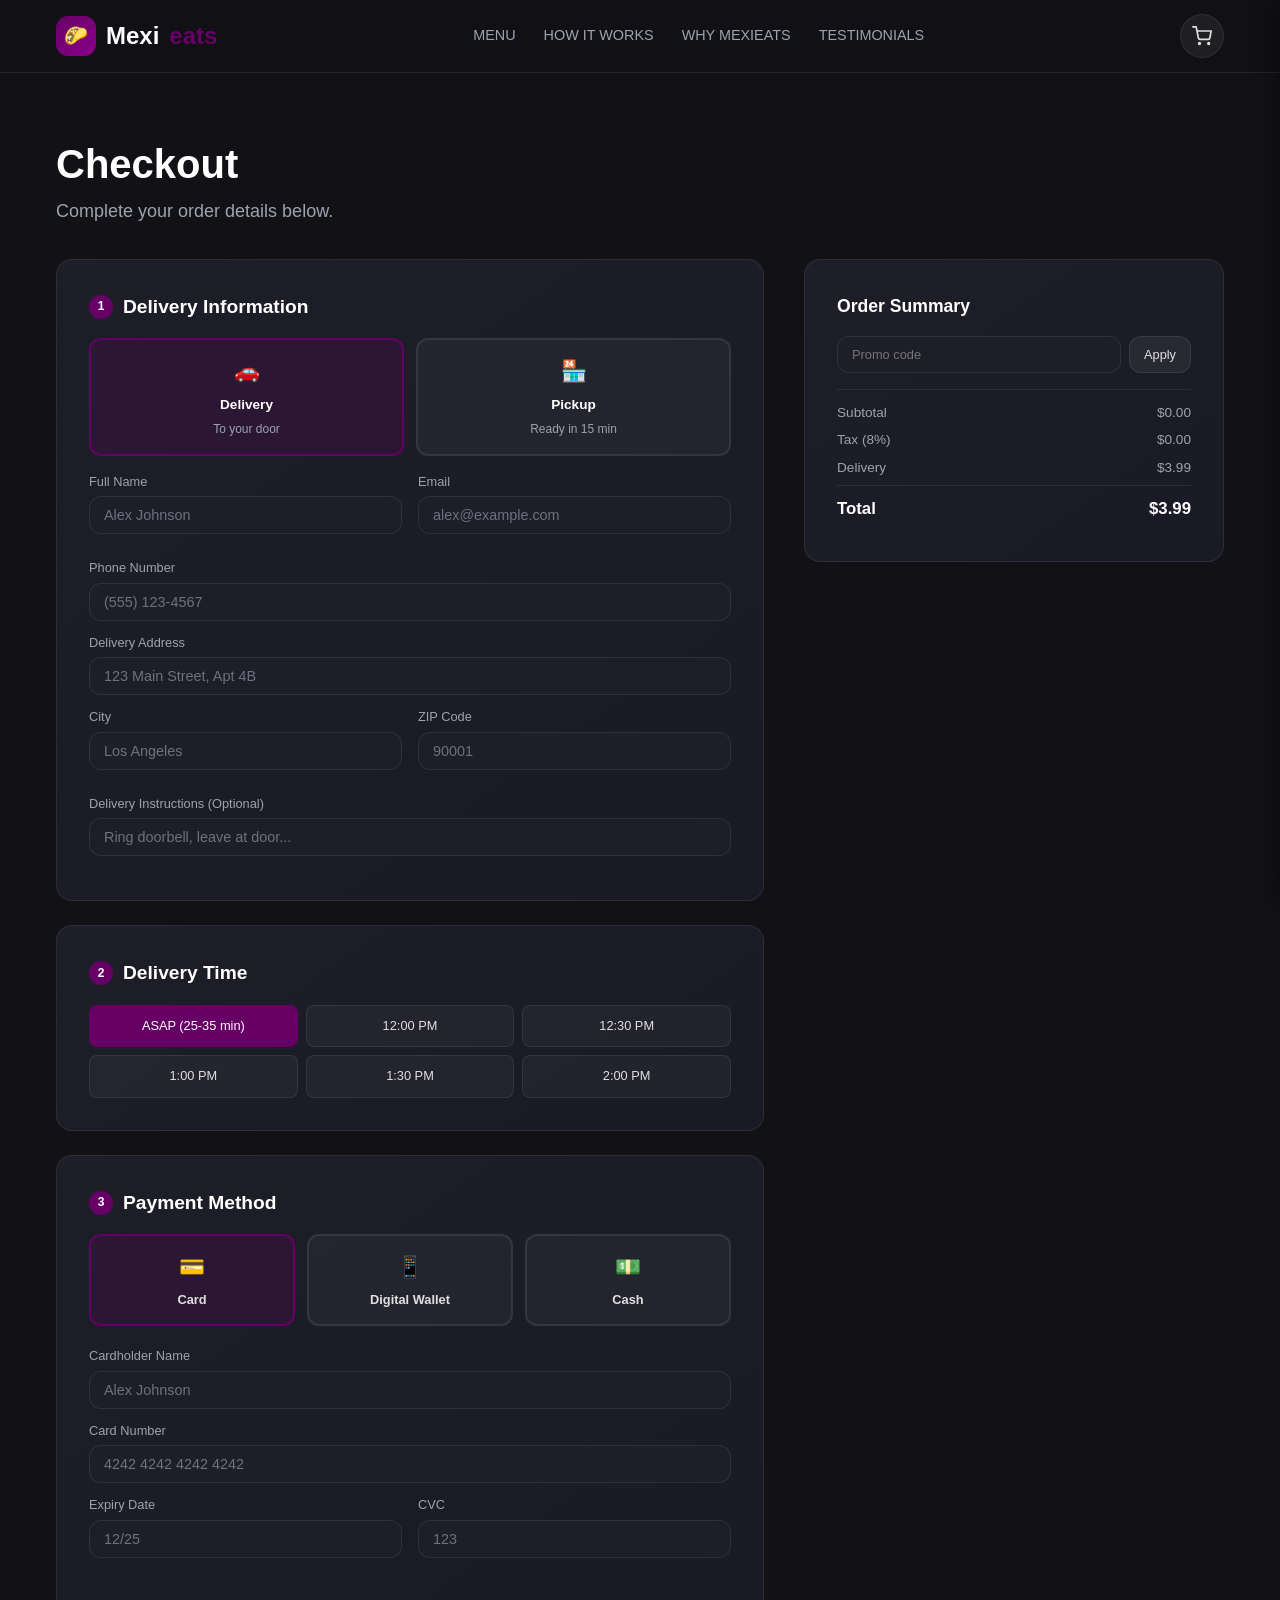
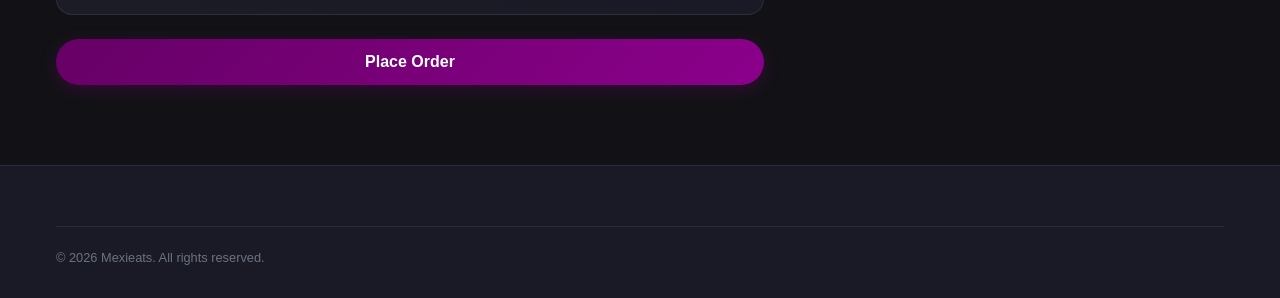
<file: checkout.html>
<!DOCTYPE html>
<html lang="en">
<head>
  <meta charset="UTF-8">
  <meta name="viewport" content="width=device-width, initial-scale=1.0">
  <title>Checkout - Mexieats</title>
  <link rel="stylesheet" href="css/styles.css">
  <link rel="icon" href="data:image/svg+xml,<svg xmlns='http://www.w3.org/2000/svg' viewBox='0 0 100 100'><text y='.9em' font-size='90'>🌮</text></svg>">
</head>
<body>

  <!-- Navbar -->
  <nav class="navbar">
    <div class="container">
      <a href="index.html" class="nav-logo"><div class="nav-logo-icon">🌮</div> Mexi<span>eats</span></a>
      <div class="nav-links">
        <a href="menu.html" class="nav-link">MENU</a>
        <a href="index.html#how-it-works" class="nav-link">HOW IT WORKS</a>
        <a href="index.html#why-mexieats" class="nav-link">WHY MEXIEATS</a>
        <a href="index.html#testimonials" class="nav-link">TESTIMONIALS</a>
      </div>
      <div class="nav-actions">
        <button class="nav-cart" aria-label="Open cart"><svg xmlns="http://www.w3.org/2000/svg" width="20" height="20" viewBox="0 0 24 24" fill="none" stroke="currentColor" stroke-width="2" stroke-linecap="round" stroke-linejoin="round"><circle cx="9" cy="21" r="1"/><circle cx="20" cy="21" r="1"/><path d="M1 1h4l2.68 13.39a2 2 0 0 0 2 1.61h9.72a2 2 0 0 0 2-1.61L23 6H6"/></svg> <span class="nav-cart-badge">0</span></button>
        <button class="mobile-menu-btn" aria-label="Toggle menu"><span></span><span></span><span></span></button>
      </div>
    </div>
  </nav>
  <div class="mobile-menu">
    <a href="menu.html" class="nav-link">MENU</a>
    <a href="index.html#how-it-works" class="nav-link">HOW IT WORKS</a>
    <a href="index.html#why-mexieats" class="nav-link">WHY MEXIEATS</a>
    <a href="index.html#testimonials" class="nav-link">TESTIMONIALS</a>
  </div>

  <!-- Checkout -->
  <section class="checkout-page">
    <div class="container">
      <h2 style="margin-bottom:8px">Checkout</h2>
      <p style="color:var(--text-muted);margin-bottom:32px">Complete your order details below.</p>
      <div class="checkout-grid">
        <div class="checkout-form">

          <!-- Delivery Info -->
          <div class="checkout-section">
            <h3><span class="step-num">1</span> Delivery Information</h3>
            <div class="delivery-options">
              <div class="delivery-option selected" data-type="delivery">
                <div class="delivery-option-icon">🚗</div>
                <h4>Delivery</h4>
                <p>To your door</p>
              </div>
              <div class="delivery-option" data-type="pickup">
                <div class="delivery-option-icon">🏪</div>
                <h4>Pickup</h4>
                <p>Ready in 15 min</p>
              </div>
            </div>
            <div class="form-row">
              <div class="form-group">
                <label for="full-name">Full Name</label>
                <input type="text" id="full-name" placeholder="Alex Johnson">
                <span class="form-error">Please enter your full name</span>
              </div>
              <div class="form-group">
                <label for="email">Email</label>
                <input type="email" id="email" placeholder="alex@example.com">
                <span class="form-error">Please enter a valid email</span>
              </div>
            </div>
            <div class="form-group">
              <label for="phone">Phone Number</label>
              <input type="tel" id="phone" placeholder="(555) 123-4567">
              <span class="form-error">Please enter your phone number</span>
            </div>
            <div class="form-group">
              <label for="address">Delivery Address</label>
              <input type="text" id="address" placeholder="123 Main Street, Apt 4B">
              <span class="form-error">Please enter your delivery address</span>
            </div>
            <div class="form-row">
              <div class="form-group">
                <label for="city">City</label>
                <input type="text" id="city" placeholder="Los Angeles">
                <span class="form-error">Please enter your city</span>
              </div>
              <div class="form-group">
                <label for="zip">ZIP Code</label>
                <input type="text" id="zip" placeholder="90001">
                <span class="form-error">Please enter a valid ZIP code</span>
              </div>
            </div>
            <div class="form-group">
              <label for="instructions">Delivery Instructions (Optional)</label>
              <input type="text" id="instructions" placeholder="Ring doorbell, leave at door...">
            </div>
          </div>

          <!-- Delivery Time -->
          <div class="checkout-section" id="delivery-time-section">
            <h3><span class="step-num">2</span> Delivery Time</h3>
            <div class="time-slots">
              <div class="time-slot selected">ASAP (25-35 min)</div>
              <div class="time-slot">12:00 PM</div>
              <div class="time-slot">12:30 PM</div>
              <div class="time-slot">1:00 PM</div>
              <div class="time-slot">1:30 PM</div>
              <div class="time-slot">2:00 PM</div>
            </div>
          </div>

          <!-- Payment -->
          <div class="checkout-section">
            <h3><span class="step-num">3</span> Payment Method</h3>
            <div class="payment-methods">
              <div class="payment-method selected" data-method="card">
                <div class="payment-method-icon">💳</div>
                <h4>Card</h4>
              </div>
              <div class="payment-method" data-method="wallet">
                <div class="payment-method-icon">📱</div>
                <h4>Digital Wallet</h4>
              </div>
              <div class="payment-method" data-method="cash">
                <div class="payment-method-icon">💵</div>
                <h4>Cash</h4>
              </div>
            </div>

            <!-- Card Panel -->
            <div class="payment-panel active" id="panel-card">
              <div class="card-form">
                <div class="form-group">
                  <label for="card-name">Cardholder Name</label>
                  <input type="text" id="card-name" placeholder="Alex Johnson">
                </div>
                <div class="form-group">
                  <label for="card-number">Card Number</label>
                  <input type="text" id="card-number" placeholder="4242 4242 4242 4242" maxlength="19">
                </div>
                <div class="form-row">
                  <div class="form-group">
                    <label for="card-expiry">Expiry Date</label>
                    <input type="text" id="card-expiry" placeholder="12/25" maxlength="5">
                  </div>
                  <div class="form-group">
                    <label for="card-cvc">CVC</label>
                    <input type="text" id="card-cvc" placeholder="123" maxlength="4">
                  </div>
                </div>
              </div>
            </div>

            <!-- Wallet Panel -->
            <div class="payment-panel" id="panel-wallet">
              <div class="wallet-options">
                <button class="wallet-btn wallet-apple"> Apple Pay</button>
                <button class="wallet-btn wallet-google"> Google Pay</button>
              </div>
            </div>

            <!-- Cash Panel -->
            <div class="payment-panel" id="panel-cash">
              <p style="color:var(--text-muted);font-size:0.9rem;margin-bottom:8px">Select amount to tender:</p>
              <div class="cash-amounts">
                <div class="cash-amount" data-amount="37.80">$37.80</div>
                <div class="cash-amount" data-amount="40">$40.00</div>
                <div class="cash-amount" data-amount="50">$50.00</div>
                <div class="cash-amount" data-amount="100">$100.00</div>
              </div>
              <div class="change-display" style="display:none">
                <div>
                  <div class="label">Change Due</div>
                  <div class="amount">$0.00</div>
                </div>
                <div style="text-align:right">
                  <div class="label">Paying with</div>
                  <div class="paying-with" style="font-weight:600;color:var(--text-white)">$0.00 Cash</div>
                </div>
              </div>
            </div>
          </div>

          <button class="btn btn-primary btn-lg btn-checkout" style="width:100%">Place Order</button>
        </div>

        <!-- Order Summary -->
        <div class="checkout-summary">
          <h3>Order Summary</h3>
          <div class="checkout-items-list"></div>
          <div class="promo-input">
            <input type="text" placeholder="Promo code" id="promo-code">
            <button onclick="applyPromoCode()">Apply</button>
          </div>
          <div class="promo-success" id="promo-success">Promo applied!</div>
          <div class="promo-error" id="promo-error">Invalid promo code</div>
          <div class="checkout-totals"></div>
        </div>
      </div>
    </div>
  </section>

  <!-- Footer -->
  <footer class="footer">
    <div class="container">
      <div class="footer-bottom">
        <p>&copy; 2026 Mexieats. All rights reserved.</p>
      </div>
    </div>
  </footer>

  <!-- Cart Overlay & Sidebar -->
  <div class="cart-overlay"></div>
  <div class="cart-sidebar">
    <div class="cart-header">
      <h3>Your Order</h3>
      <button class="cart-close" aria-label="Close cart">✕</button>
    </div>
    <div class="cart-items"></div>
    <div class="cart-footer" style="display:none">
      <div class="cart-summary-row"><span>Subtotal</span><span class="cart-subtotal">$0.00</span></div>
      <div class="cart-summary-row"><span>Tax (8%)</span><span class="cart-tax">$0.00</span></div>
      <div class="cart-summary-row"><span>Delivery</span><span class="cart-delivery">FREE</span></div>
      <div class="cart-summary-row total"><span>Total</span><span class="cart-grand-total">$0.00</span></div>
    </div>
  </div>

  <script src="js/menu-data.js"></script>
  <script src="js/app.js"></script>
  <script>
    function applyPromoCode() {
      const code = document.getElementById('promo-code').value;
      const success = document.getElementById('promo-success');
      const error = document.getElementById('promo-error');
      success.style.display = 'none';
      error.style.display = 'none';
      if (MexiEats.applyPromo(code)) {
        success.style.display = 'block';
        MexiEats.updateCartUI();
        MexiEats.renderCheckoutSummary();
      } else {
        error.style.display = 'block';
      }
    }
    document.addEventListener('DOMContentLoaded', () => MexiEats.initCheckout());
  </script>
</body>
</html>
</file>
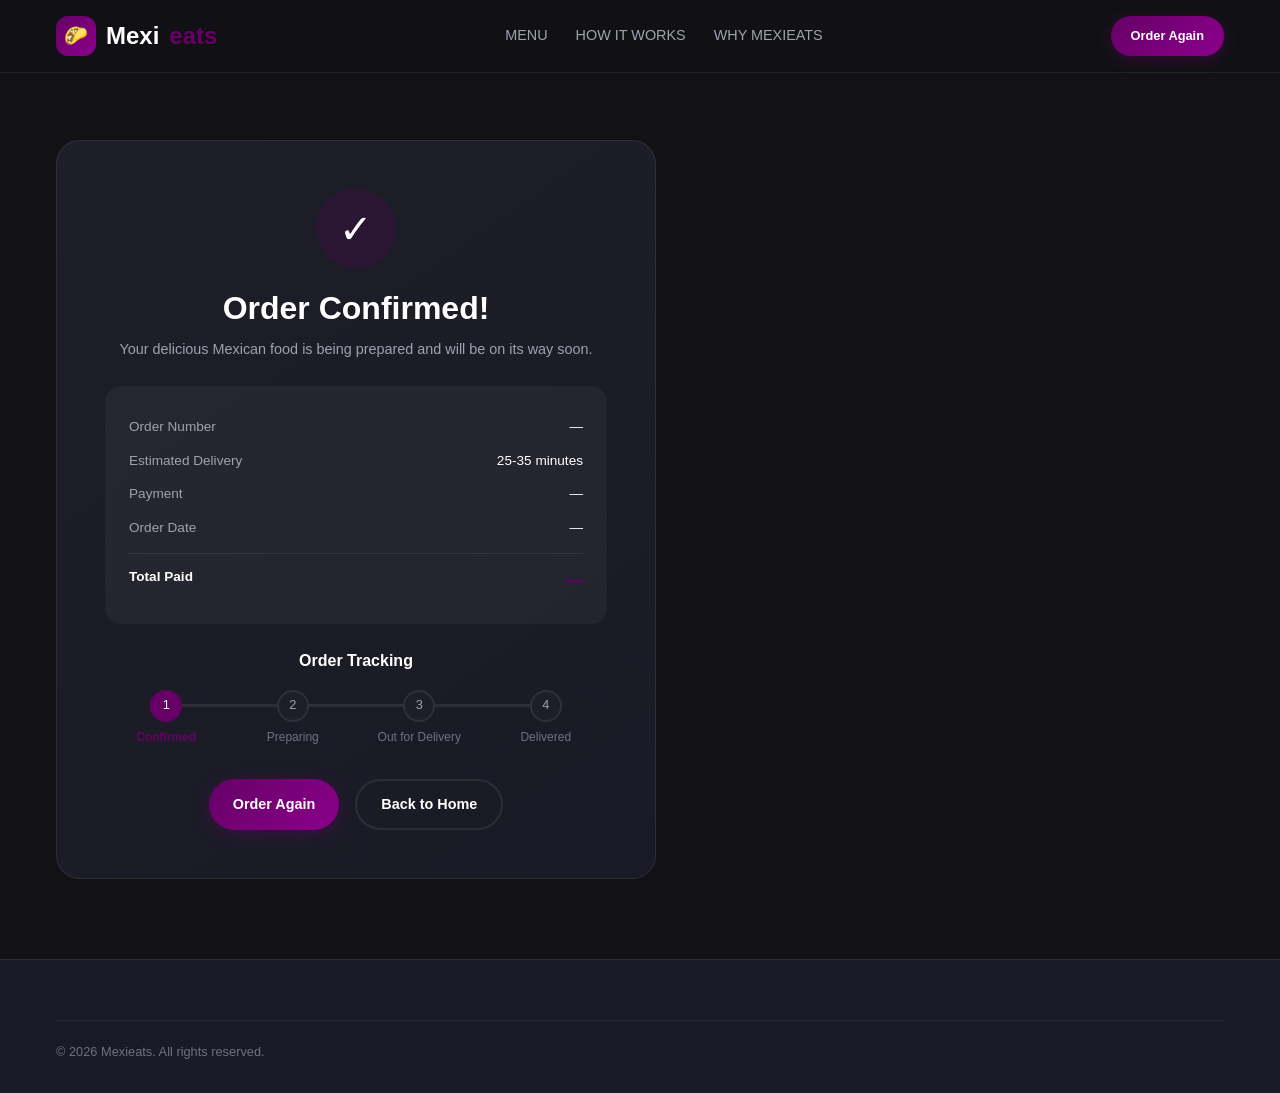
<file: confirmation.html>
<!DOCTYPE html>
<html lang="en">
<head>
  <meta charset="UTF-8">
  <meta name="viewport" content="width=device-width, initial-scale=1.0">
  <title>Order Confirmed - Mexieats</title>
  <link rel="stylesheet" href="css/styles.css">
  <link rel="icon" href="data:image/svg+xml,<svg xmlns='http://www.w3.org/2000/svg' viewBox='0 0 100 100'><text y='.9em' font-size='90'>🌮</text></svg>">
</head>
<body>

  <!-- Navbar -->
  <nav class="navbar">
    <div class="container">
      <a href="index.html" class="nav-logo"><div class="nav-logo-icon">🌮</div> Mexi<span>eats</span></a>
      <div class="nav-links">
        <a href="menu.html" class="nav-link">MENU</a>
        <a href="index.html#how-it-works" class="nav-link">HOW IT WORKS</a>
        <a href="index.html#why-mexieats" class="nav-link">WHY MEXIEATS</a>
      </div>
      <div class="nav-actions">
        <a href="menu.html" class="btn btn-primary btn-sm">Order Again</a>
      </div>
    </div>
  </nav>

  <!-- Confirmation -->
  <section class="confirmation-page">
    <div class="container">
      <div class="confirmation-card">
        <div class="confirmation-icon">✓</div>
        <h2>Order Confirmed!</h2>
        <p>Your delicious Mexican food is being prepared and will be on its way soon.</p>

        <div class="order-details">
          <div class="order-detail-row"><span>Order Number</span><span id="order-number">—</span></div>
          <div class="order-detail-row"><span>Estimated Delivery</span><span>25-35 minutes</span></div>
          <div class="order-detail-row"><span>Payment</span><span id="order-payment">—</span></div>
          <div class="order-detail-row"><span>Order Date</span><span id="order-date">—</span></div>
          <div class="order-detail-row" style="border-top:1px solid var(--border-subtle);padding-top:12px;margin-top:8px"><span style="font-weight:600;color:var(--text-white)">Total Paid</span><span style="font-weight:700;color:var(--secondary);font-size:1.1rem" id="order-total">—</span></div>
        </div>

        <div class="tracking-bar">
          <h3 style="margin-bottom:16px;font-size:1rem">Order Tracking</h3>
          <div class="tracking-steps">
            <div class="tracking-step active">
              <div class="tracking-dot">1</div>
              <div class="tracking-label">Confirmed</div>
            </div>
            <div class="tracking-step">
              <div class="tracking-dot">2</div>
              <div class="tracking-label">Preparing</div>
            </div>
            <div class="tracking-step">
              <div class="tracking-dot">3</div>
              <div class="tracking-label">Out for Delivery</div>
            </div>
            <div class="tracking-step">
              <div class="tracking-dot">4</div>
              <div class="tracking-label">Delivered</div>
            </div>
          </div>
        </div>

        <div style="display:flex;gap:16px;justify-content:center;flex-wrap:wrap;margin-top:32px">
          <a href="menu.html" class="btn btn-primary">Order Again</a>
          <a href="index.html" class="btn btn-secondary">Back to Home</a>
        </div>
      </div>
    </div>
  </section>

  <!-- Footer -->
  <footer class="footer">
    <div class="container">
      <div class="footer-bottom">
        <p>&copy; 2026 Mexieats. All rights reserved.</p>
      </div>
    </div>
  </footer>

  <script src="js/menu-data.js"></script>
  <script src="js/app.js"></script>
  <script>
    document.addEventListener('DOMContentLoaded', () => {
      MexiEats.renderConfirmation();
      MexiEats.initTracking();
    });
  </script>
</body>
</html>
</file>
<file: css/styles.css>
/* ================================================
   MEXIEATS - Premium Mexican Food Delivery
   Brand Color: #660066 (Deep Purple)
   Theme: Dark, Modern, Conversion-Focused, Responsive
   Mobile First: 360px base, 16px gutters
   ================================================ */
:root {
  --primary: #660066;
  --primary-light: #8B008B;
  --primary-dark: #4A004A;
  --secondary: #660066;
  --secondary-light: #8B008B;
  --secondary-dark: #4A004A;
  --bg-dark: #121216;
  --bg-card: #1E1E28;
  --bg-card-hover: #28283A;
  --bg-surface: #1A1A26;
  --bg-nav: rgba(18, 18, 22, 0.95);
  --text-white: #FFFFFF;
  --text-light: #E0E0E0;
  --text-muted: #9CA3AF;
  --text-dim: #6B7280;
  --border-subtle: rgba(255, 255, 255, 0.08);
  --border-accent: rgba(102, 0, 102, 0.4);
  --glow-accent: 0 0 20px rgba(102, 0, 102, 0.3);
  --gradient-hero: linear-gradient(135deg, #660066 0%, #8B008B 100%);
  --gradient-cta: linear-gradient(135deg, #660066 0%, #8B008B 100%);
  --gradient-card: linear-gradient(145deg, #1E1E28 0%, #1A1A26 100%);
  --radius-sm: 8px;
  --radius-md: 12px;
  --radius-lg: 16px;
  --radius-xl: 24px;
  --radius-full: 9999px;
  --shadow-card: 0 4px 24px rgba(0, 0, 0, 0.4);
  --shadow-card-hover: 0 8px 40px rgba(0, 0, 0, 0.6);
  --transition-fast: 0.2s ease;
  --transition-normal: 0.3s ease;
  --font: 'SF Pro Rounded', -apple-system, BlinkMacSystemFont, 'Segoe UI', Roboto, sans-serif;
}
*, *::before, *::after { margin: 0; padding: 0; box-sizing: border-box; }
html { scroll-behavior: smooth; font-size: 16px; }
body { font-family: var(--font); background: var(--bg-dark); color: var(--text-light); line-height: 1.6; overflow-x: hidden; -webkit-font-smoothing: antialiased; min-width: 360px; }
a { text-decoration: none; color: inherit; transition: color var(--transition-fast); }
ul { list-style: none; }
img { max-width: 100%; height: auto; display: block; }
button { font-family: var(--font); cursor: pointer; border: none; outline: none; background: none; font-size: 1rem; }
input, select, textarea { font-family: var(--font); font-size: 1rem; outline: none; }
.container { width: 100%; max-width: 1200px; margin: 0 auto; padding: 0 16px; }
.section-padding { padding: 48px 0; }
.text-center { text-align: center; }

/* Typography */
h1 { font-size: clamp(2rem, 5vw, 4rem); font-weight: 700; color: var(--text-white); line-height: 1.1; letter-spacing: -0.02em; }
h2 { font-size: clamp(1.5rem, 4vw, 2.5rem); font-weight: 600; color: var(--text-white); line-height: 1.2; }
h3 { font-size: clamp(1.1rem, 2.5vw, 1.5rem); font-weight: 600; color: var(--text-white); }
p { font-size: clamp(0.95rem, 1.5vw, 1.125rem); color: var(--text-light); line-height: 1.7; }
.section-label { display: inline-block; font-size: 0.75rem; font-weight: 600; text-transform: uppercase; letter-spacing: 0.15em; color: var(--secondary); margin-bottom: 8px; padding: 4px 12px; background: rgba(102, 0, 102, 0.15); border: 1px solid var(--border-accent); border-radius: var(--radius-full); }
.section-title { margin-bottom: 12px; }
.section-desc { max-width: 600px; margin: 0 auto 32px; color: var(--text-muted); }

/* Buttons - Mobile First (full width) */
.btn { display: inline-flex; align-items: center; justify-content: center; gap: 8px; padding: 12px 24px; font-size: 0.9rem; font-weight: 600; border-radius: var(--radius-full); transition: all var(--transition-normal); white-space: nowrap; position: relative; overflow: hidden; width: 100%; text-align: center; }
.btn::before { content: ''; position: absolute; top: 0; left: -100%; width: 100%; height: 100%; background: linear-gradient(90deg, transparent, rgba(255,255,255,0.1), transparent); transition: left 0.5s ease; }
.btn:hover::before { left: 100%; }
.btn-primary { background: var(--gradient-cta); color: white; box-shadow: 0 4px 15px rgba(102, 0, 102, 0.4); }
.btn-primary:hover { transform: translateY(-2px); box-shadow: 0 6px 25px rgba(102, 0, 102, 0.5); }
.btn-primary:active { transform: translateY(0); }
.btn-primary:disabled { opacity: 0.5; cursor: not-allowed; transform: none; box-shadow: none; }
.btn-secondary { background: transparent; color: var(--text-white); border: 2px solid var(--border-subtle); }
.btn-secondary:hover { border-color: var(--secondary); color: var(--secondary); transform: translateY(-2px); }
.btn-outline { background: transparent; color: var(--secondary); border: 2px solid var(--secondary); }
.btn-outline:hover { background: var(--secondary); color: white; transform: translateY(-2px); }
.btn-ghost { background: rgba(255, 255, 255, 0.05); color: var(--text-light); border: 1px solid var(--border-subtle); }
.btn-ghost:hover { background: rgba(255, 255, 255, 0.1); border-color: var(--secondary); }
.btn-sm { padding: 10px 20px; font-size: 0.8rem; width: auto; }
.btn-lg { padding: 14px 28px; font-size: 1rem; }
.btn-icon { width: 44px; height: 44px; padding: 0; border-radius: 50%; }

@media (min-width: 640px) {
  .btn { width: auto; }
  .section-padding { padding: 64px 0; }
}

/* Navbar - Mobile First */
.navbar { position: fixed; top: 0; left: 0; right: 0; z-index: 1000; background: var(--bg-nav); backdrop-filter: blur(20px); border-bottom: 1px solid var(--border-subtle); transition: all var(--transition-normal); }
.navbar.scrolled { background: rgba(18, 18, 22, 0.98); box-shadow: 0 4px 30px rgba(0, 0, 0, 0.3); }
.navbar .container { display: flex; align-items: center; justify-content: space-between; height: 64px; }
.nav-logo { display: flex; align-items: center; gap: 8px; font-size: 1.3rem; font-weight: 700; color: var(--text-white); }
.nav-logo-icon { width: 36px; height: 36px; background: var(--gradient-hero); border-radius: var(--radius-md); display: flex; align-items: center; justify-content: center; font-size: 1rem; }
.nav-logo span { color: var(--secondary); }
.nav-links { display: none; }
.nav-link { font-size: 0.9rem; font-weight: 500; color: var(--text-muted); transition: color var(--transition-fast); position: relative; padding: 4px 0; }
.nav-link::after { content: ''; position: absolute; bottom: -2px; left: 0; width: 0; height: 2px; background: var(--secondary); transition: width var(--transition-normal); }
.nav-link:hover, .nav-link.active { color: var(--text-white); }
.nav-link:hover::after, .nav-link.active::after { width: 100%; }
.nav-actions { display: flex; align-items: center; gap: 10px; }
.nav-actions > .nav-cart { display: none; }
.nav-actions > .btn { display: none; }
.nav-cart { position: relative; display: flex; align-items: center; justify-content: center; width: 40px; height: 40px; border-radius: 50%; background: rgba(255, 255, 255, 0.06); border: 1px solid var(--border-subtle); color: var(--text-light); transition: all var(--transition-fast); font-size: 1.1rem; }
.nav-cart:hover { background: rgba(255, 255, 255, 0.12); border-color: var(--secondary); color: var(--secondary); }
.nav-cart-badge { position: absolute; top: -4px; right: -4px; width: 20px; height: 20px; background: var(--secondary); color: white; border-radius: 50%; font-size: 0.65rem; font-weight: 700; display: flex; align-items: center; justify-content: center; border: 2px solid var(--bg-dark); opacity: 0; transform: scale(0); transition: all var(--transition-fast); }
.nav-cart-badge.visible { opacity: 1; transform: scale(1); }
.mobile-menu-btn { display: flex; flex-direction: column; gap: 5px; padding: 8px; cursor: pointer; }
.mobile-menu-btn span { display: block; width: 22px; height: 2px; background: var(--text-white); transition: all var(--transition-normal); border-radius: 2px; }
.mobile-menu-btn.active span:nth-child(1) { transform: rotate(45deg) translate(5px, 5px); }
.mobile-menu-btn.active span:nth-child(2) { opacity: 0; }
.mobile-menu-btn.active span:nth-child(3) { transform: rotate(-45deg) translate(5px, -5px); }
.mobile-menu { display: none; position: fixed; top: 64px; left: 0; right: 0; bottom: 0; background: var(--bg-dark); padding: 24px 16px; z-index: 999; overflow-y: auto; box-shadow: 0 4px 30px rgba(0, 0, 0, 0.4); }
.mobile-menu.active { display: block; animation: slideDown 0.3s ease; }
.mobile-menu .nav-link { display: block; padding: 14px 0; font-size: 1rem; border-bottom: 1px solid var(--border-subtle); }
.mobile-menu .btn { width: 100%; margin-top: 20px; }
@keyframes slideDown { from { opacity: 0; transform: translateY(-10px); } to { opacity: 1; transform: translateY(0); } }

@media (min-width: 768px) {
  .navbar .container { height: 72px; }
  .nav-logo { font-size: 1.5rem; gap: 10px; }
  .nav-logo-icon { width: 40px; height: 40px; font-size: 1.2rem; }
  .nav-links { display: flex; align-items: center; gap: 28px; }
  .mobile-menu-btn { display: none; }
  .mobile-menu { display: none !important; }
  .nav-actions > .nav-cart { display: flex; }
  .nav-actions > .btn { display: inline-flex; }
  .nav-cart { width: 44px; height: 44px; font-size: 1.2rem; }
  .nav-actions { gap: 16px; }
}

/* Hero - Mobile First */
.hero { min-height: 100vh; display: flex; align-items: center; position: relative; overflow: hidden; padding-top: 64px; background: #660066; }
.hero-bg { position: absolute; inset: 0; z-index: 0; }
.hero-bg-gradient { position: absolute; top: -50%; right: -20%; width: 500px; height: 500px; background: radial-gradient(circle, rgba(255, 255, 255, 0.08) 0%, transparent 70%); border-radius: 50%; animation: float 8s ease-in-out infinite; }
.hero-bg-gradient-2 { position: absolute; bottom: -30%; left: -10%; width: 400px; height: 400px; background: radial-gradient(circle, rgba(255, 255, 255, 0.05) 0%, transparent 70%); border-radius: 50%; animation: float 10s ease-in-out infinite reverse; }
.hero-grid { position: absolute; inset: 0; background-image: linear-gradient(rgba(255,255,255,0.04) 1px, transparent 1px), linear-gradient(90deg, rgba(255,255,255,0.04) 1px, transparent 1px); background-size: 60px 60px; mask-image: radial-gradient(ellipse at center, black 30%, transparent 80%); }
.hero .container { display: flex; flex-direction: column; gap: 40px; align-items: center; position: relative; z-index: 1; text-align: center; }
.hero-content { max-width: 100%; }
.hero-badge { display: inline-flex; align-items: center; gap: 6px; padding: 6px 12px; background: rgba(255, 255, 255, 0.12); border: 1px solid rgba(255, 255, 255, 0.25); border-radius: var(--radius-full); font-size: 0.8rem; color: #fff; margin-bottom: 16px; animation: fadeInUp 0.6s ease; }
.hero-badge-dot { width: 6px; height: 6px; background: #fff; border-radius: 50%; animation: pulse 2s ease-in-out infinite; }
.hero h1 { margin-bottom: 16px; animation: fadeInUp 0.6s ease 0.1s both; color: #fff; }
.hero h1 .glow { color: #fff; text-shadow: 0 0 40px rgba(255, 255, 255, 0.4); }
.hero-desc { font-size: 1rem; color: rgba(255, 255, 255, 0.8); margin-bottom: 24px; max-width: 100%; animation: fadeInUp 0.6s ease 0.2s both; }
.hero-cta { display: flex; flex-direction: column; gap: 12px; margin-bottom: 32px; animation: fadeInUp 0.6s ease 0.3s both; }
.hero-cta .btn { width: 100%; }
.hero-cta .btn-primary { background: linear-gradient(135deg, #8B008B 0%, #B300B3 100%); }
.hero-cta .btn-secondary { border-color: rgba(255, 255, 255, 0.3); color: #fff; }
.hero-cta .btn-secondary:hover { border-color: #fff; color: #fff; background: rgba(255, 255, 255, 0.1); }
.hero-stats { display: flex; justify-content: center; gap: 24px; animation: fadeInUp 0.6s ease 0.4s both; flex-wrap: wrap; }
.hero-stat-number { font-size: 1.4rem; font-weight: 700; color: #fff; }
.hero-stat-label { font-size: 0.8rem; color: rgba(255, 255, 255, 0.7); }
.hero-visual { display: none; }
.hero-image-wrapper { position: relative; width: 100%; max-width: 400px; }
.hero-image { width: 100%; aspect-ratio: 1; background: var(--gradient-hero); border-radius: var(--radius-xl); display: flex; align-items: center; justify-content: center; font-size: 6rem; box-shadow: 0 20px 60px rgba(0, 0, 0, 0.3), 0 0 100px rgba(102, 0, 102, 0.15); position: relative; overflow: hidden; }
.hero-image img { width: 100%; height: 100%; object-fit: cover; position: absolute; inset: 0; z-index: 0; }
.hero-image .hero-emoji { position: relative; z-index: 1; }
.hero-image::before { content: ''; position: absolute; inset: -2px; background: var(--gradient-hero); border-radius: inherit; z-index: -1; opacity: 0.5; filter: blur(20px); }
.hero-float-card { position: absolute; background: var(--bg-card); border: 1px solid var(--border-subtle); border-radius: var(--radius-lg); padding: 12px 16px; display: flex; align-items: center; gap: 10px; box-shadow: var(--shadow-card); animation: floatCard 4s ease-in-out infinite; }
.hero-float-card.card-1 { top: 10%; right: -10px; }
.hero-float-card.card-2 { bottom: 15%; left: -15px; animation-delay: 1s; }
.hero-float-card .icon { width: 36px; height: 36px; background: rgba(102, 0, 102, 0.2); border-radius: var(--radius-md); display: flex; align-items: center; justify-content: center; font-size: 1rem; color: #fff; }
.hero-float-card .info h4 { font-size: 0.8rem; margin-bottom: 2px; color: var(--text-white); }
.hero-float-card .info p { font-size: 0.7rem; color: var(--text-muted); }
@keyframes float { 0%, 100% { transform: translateY(0) rotate(0deg); } 50% { transform: translateY(-30px) rotate(5deg); } }
@keyframes floatCard { 0%, 100% { transform: translateY(0); } 50% { transform: translateY(-10px); } }
@keyframes pulse { 0%, 100% { opacity: 1; } 50% { opacity: 0.5; } }
@keyframes fadeInUp { from { opacity: 0; transform: translateY(30px); } to { opacity: 1; transform: translateY(0); } }
@keyframes fadeInRight { from { opacity: 0; transform: translateX(30px); } to { opacity: 1; transform: translateX(0); } }

@media (min-width: 640px) {
  .hero .container { gap: 48px; }
  .hero-cta { flex-direction: row; }
  .hero-cta .btn { width: auto; }
  .hero-stats { gap: 32px; }
  .hero-stat-number { font-size: 1.6rem; }
}

@media (min-width: 1024px) {
  .hero { padding-top: 72px; }
  .hero-bg-gradient { width: 800px; height: 800px; }
  .hero-bg-gradient-2 { width: 600px; height: 600px; }
  .hero .container { display: grid; grid-template-columns: 1fr 1fr; gap: 60px; text-align: left; }
  .hero-content { max-width: 600px; }
  .hero-desc { max-width: 480px; }
  .hero-cta { justify-content: flex-start; }
  .hero-stats { justify-content: flex-start; }
  .hero-visual { display: flex; align-items: center; justify-content: center; animation: fadeInRight 0.8s ease 0.3s both; }
  .hero-image { font-size: 8rem; }
  .hero-image-wrapper { max-width: 500px; }
}

/* Steps - Mobile First */
.how-it-works { background: var(--bg-surface); position: relative; }
.steps-grid { display: grid; grid-template-columns: 1fr; gap: 16px; position: relative; }
.steps-grid::before { display: none; }
.step-card { text-align: center; position: relative; z-index: 1; padding: 24px 16px; }
.step-number { width: 56px; height: 56px; background: var(--bg-card); border: 2px solid var(--secondary); border-radius: 50%; display: flex; align-items: center; justify-content: center; font-size: 1.3rem; font-weight: 700; color: var(--secondary); margin: 0 auto 16px; transition: all var(--transition-normal); box-shadow: 0 4px 12px rgba(102, 0, 102, 0.15); }
.step-card:hover .step-number { background: var(--secondary); color: white; transform: scale(1.1); box-shadow: var(--glow-accent); }
.step-card h3 { margin-bottom: 6px; font-size: 1rem; }
.step-card p { font-size: 0.85rem; color: var(--text-muted); }

@media (min-width: 640px) {
  .steps-grid { grid-template-columns: repeat(2, 1fr); gap: 20px; }
}

@media (min-width: 1024px) {
  .steps-grid { grid-template-columns: repeat(4, 1fr); gap: 24px; }
  .steps-grid::before { display: block; content: ''; position: absolute; top: 48px; left: 15%; right: 15%; height: 2px; background: linear-gradient(90deg, var(--primary), var(--secondary)); z-index: 0; }
  .step-card { padding: 32px 20px; }
  .step-number { width: 64px; height: 64px; font-size: 1.5rem; }
}

/* Why Cards - Mobile First */
.why-grid { display: grid; grid-template-columns: 1fr; gap: 16px; }
.why-card { background: var(--gradient-card); border: 1px solid var(--border-subtle); border-radius: var(--radius-lg); padding: 28px 20px; transition: all var(--transition-normal); position: relative; overflow: hidden; }
.why-card::before { content: ''; position: absolute; top: 0; left: 0; right: 0; height: 3px; background: var(--gradient-hero); transform: scaleX(0); transition: transform var(--transition-normal); }
.why-card:hover { transform: translateY(-4px); border-color: var(--border-accent); box-shadow: var(--shadow-card-hover); }
.why-card:hover::before { transform: scaleX(1); }
.why-card-icon { width: 48px; height: 48px; background: rgba(102, 0, 102, 0.15); border-radius: var(--radius-md); display: flex; align-items: center; justify-content: center; font-size: 1.3rem; margin-bottom: 16px; transition: all var(--transition-normal); color: #fff; }
.why-card:hover .why-card-icon { background: var(--secondary); transform: scale(1.1); }
.why-card h3 { margin-bottom: 8px; font-size: 1.1rem; }
.why-card p { font-size: 0.9rem; color: var(--text-muted); line-height: 1.6; }

@media (min-width: 640px) {
  .why-grid { grid-template-columns: repeat(2, 1fr); gap: 20px; }
}

@media (min-width: 1024px) {
  .why-grid { grid-template-columns: repeat(3, 1fr); gap: 24px; }
  .why-card { padding: 36px 28px; }
  .why-card-icon { width: 56px; height: 56px; font-size: 1.5rem; margin-bottom: 20px; }
}

/* Testimonials - Mobile First */
.testimonials { background: var(--bg-surface); }
.testimonials-grid { display: grid; grid-template-columns: 1fr; gap: 16px; }
.testimonial-card { background: var(--bg-card); border: 1px solid var(--border-subtle); border-radius: var(--radius-lg); padding: 24px; transition: all var(--transition-normal); }
.testimonial-card:hover { transform: translateY(-4px); border-color: var(--border-accent); box-shadow: var(--shadow-card-hover); }
.testimonial-stars { color: #FBBF24; font-size: 0.95rem; margin-bottom: 12px; letter-spacing: 2px; }
.testimonial-text { font-size: 0.95rem; color: var(--text-light); line-height: 1.7; margin-bottom: 20px; font-style: italic; }
.testimonial-author { display: flex; align-items: center; gap: 12px; }
.testimonial-avatar { width: 40px; height: 40px; background: var(--gradient-hero); border-radius: 50%; display: flex; align-items: center; justify-content: center; font-size: 1rem; font-weight: 600; color: white; }
.testimonial-author-info h4 { font-size: 0.9rem; margin-bottom: 2px; color: var(--text-white); }
.testimonial-author-info p { font-size: 0.75rem; color: var(--text-muted); }

@media (min-width: 640px) {
  .testimonials-grid { grid-template-columns: repeat(2, 1fr); gap: 20px; }
}

@media (min-width: 1024px) {
  .testimonials-grid { grid-template-columns: repeat(3, 1fr); gap: 24px; }
  .testimonial-card { padding: 32px; }
  .testimonial-avatar { width: 48px; height: 48px; font-size: 1.2rem; }
}

/* CTA - Mobile First */
.cta-section { position: relative; overflow: hidden; }
.cta-card { background: var(--gradient-hero); border-radius: var(--radius-xl); padding: 40px 24px; text-align: center; position: relative; overflow: hidden; }
.cta-card::before { content: ''; position: absolute; top: -50%; left: -50%; width: 200%; height: 200%; background: radial-gradient(circle at 30% 50%, rgba(255, 255, 255, 0.1) 0%, transparent 50%); animation: float 6s ease-in-out infinite; }
.cta-card h2 { margin-bottom: 12px; position: relative; font-size: clamp(1.5rem, 4vw, 2.5rem); color: white; }
.cta-card p { max-width: 500px; margin: 0 auto 24px; color: rgba(255, 255, 255, 0.85); position: relative; font-size: 0.95rem; }
.cta-buttons { display: flex; flex-direction: column; gap: 12px; justify-content: center; position: relative; }
.cta-buttons .btn { width: 100%; }
.cta-buttons .btn-secondary { border-color: rgba(255, 255, 255, 0.3); color: #fff; }
.cta-buttons .btn-secondary:hover { border-color: #fff; background: rgba(255, 255, 255, 0.1); }

@media (min-width: 640px) {
  .cta-card { padding: 48px 32px; }
  .cta-buttons { flex-direction: row; }
  .cta-buttons .btn { width: auto; }
}

@media (min-width: 1024px) {
  .cta-card { padding: 64px 48px; }
}

/* Footer - Mobile First */
.footer { background: var(--bg-surface); border-top: 1px solid var(--border-subtle); padding: 40px 0 24px; }
.footer-grid { display: grid; grid-template-columns: 1fr; gap: 32px; margin-bottom: 32px; }
.footer-brand p { color: var(--text-muted); font-size: 0.85rem; margin-top: 10px; max-width: 100%; }
.footer h4 { font-size: 0.85rem; font-weight: 600; color: var(--text-white); margin-bottom: 12px; text-transform: uppercase; letter-spacing: 0.05em; }
.footer-links li { margin-bottom: 8px; }
.footer-links a { font-size: 0.85rem; color: var(--text-muted); transition: color var(--transition-fast); }
.footer-links a:hover { color: var(--secondary); }
.footer-bottom { border-top: 1px solid var(--border-subtle); padding-top: 20px; display: flex; flex-direction: column; gap: 16px; align-items: center; text-align: center; }
.footer-bottom p { font-size: 0.8rem; color: var(--text-dim); }
.footer-socials { display: flex; gap: 12px; }
.footer-social { width: 36px; height: 36px; border-radius: 50%; background: rgba(255, 255, 255, 0.05); border: 1px solid var(--border-subtle); display: flex; align-items: center; justify-content: center; color: var(--text-muted); font-size: 0.9rem; transition: all var(--transition-fast); }
.footer-social:hover { background: var(--secondary); border-color: var(--secondary); color: white; }

@media (min-width: 640px) {
  .footer-grid { grid-template-columns: 1fr 1fr; gap: 32px; }
}

@media (min-width: 1024px) {
  .footer-grid { grid-template-columns: 2fr 1fr 1fr 1fr; gap: 40px; }
  .footer { padding: 60px 0 30px; }
  .footer-bottom { flex-direction: row; justify-content: space-between; text-align: left; }
}

/* Menu Page - Mobile First */
.menu-hero { padding: 100px 0 40px; text-align: center; background: #660066; position: relative; overflow: hidden; }
.menu-hero::before { content: ''; position: absolute; top: 0; left: 50%; transform: translateX(-50%); width: 400px; height: 400px; background: radial-gradient(circle, rgba(255, 255, 255, 0.08) 0%, transparent 70%); border-radius: 50%; }
.menu-hero h1 { color: #fff; }
.menu-hero .section-desc { color: rgba(255, 255, 255, 0.8); }
.menu-hero .section-label { background: rgba(255, 255, 255, 0.12); border-color: rgba(255, 255, 255, 0.25); color: #fff; }
.menu-tabs-section { padding: 12px 0; position: relative; z-index: 2; }
.menu-tabs { display: flex; gap: 6px; justify-content: center; flex-wrap: wrap; position: relative; }
.menu-tab { padding: 8px 16px; border-radius: var(--radius-full); font-size: 0.8rem; font-weight: 500; color: rgba(255, 255, 255, 0.8); background: rgba(102, 0, 102, 0.2); border: 1px solid rgba(102, 0, 102, 0.35); transition: all var(--transition-fast); cursor: pointer; }
.menu-tab:hover { color: #fff; background: rgba(102, 0, 102, 0.35); border-color: rgba(102, 0, 102, 0.5); }
.menu-tab.active { background: #660066; color: #fff; border-color: #660066; }
.menu-content { padding: 24px 0 60px; }
.menu-category { display: none; }
.menu-category.active { display: block; animation: fadeInUp 0.4s ease; }
.menu-grid { display: grid; grid-template-columns: repeat(2, 1fr); gap: 12px; }
.category-heading { font-size: 1.2rem; font-weight: 600; color: var(--text-white); margin-bottom: 16px; padding-bottom: 10px; border-bottom: 2px solid var(--border-subtle); }

@media (min-width: 640px) {
  .menu-grid { grid-template-columns: repeat(2, 1fr); gap: 20px; }
  .menu-hero { padding: 120px 0 48px; }
}

@media (min-width: 1024px) {
  .menu-hero { padding: 140px 0 60px; }
  .menu-hero::before { width: 600px; height: 600px; }
  .menu-grid { grid-template-columns: repeat(auto-fill, minmax(280px, 1fr)); gap: 24px; }
  .menu-content { padding: 32px 0 80px; }
  .menu-tab { padding: 10px 24px; font-size: 0.9rem; }
  .category-heading { font-size: 1.4rem; }
}

/* Menu Card */
.menu-card { background: #fff; border: 1px solid #eee; border-radius: 12px; overflow: hidden; transition: box-shadow 0.3s ease, transform 0.3s ease; display: flex; flex-direction: column; box-shadow: 0 1px 3px rgba(0,0,0,0.06); }
.menu-card:hover { transform: translateY(-3px); border-color: var(--primary); box-shadow: 0 8px 24px rgba(102,0,102,0.12); }
.menu-card-image { width: 100%; aspect-ratio: 16/9; background: #f5f5f5; display: flex; align-items: center; justify-content: center; position: relative; overflow: hidden; }
.menu-card-image img { width: 100%; height: 100%; object-fit: cover; }
.menu-card-image .menu-card-emoji-fallback { font-size: 3rem; }
.menu-card-badge { position: absolute; top: 8px; left: 8px; padding: 3px 10px; background: var(--primary); color: white; font-size: 0.6rem; font-weight: 700; border-radius: var(--radius-full); text-transform: uppercase; letter-spacing: 0.04em; z-index: 2; }
.menu-card-badge.popular { background: var(--secondary); }
.menu-card-badge.new { background: #EF4444; }
.menu-card-body { padding: 14px 14px 16px; flex: 1; display: flex; flex-direction: column; }
.menu-card-header { display: flex; justify-content: space-between; align-items: flex-start; margin-bottom: 4px; }
.menu-card-title { font-size: 0.95rem; font-weight: 600; color: #1a1a2e; flex: 1; margin-right: 8px; line-height: 1.3; }
.menu-card-price { font-size: 1rem; font-weight: 700; color: var(--primary); white-space: nowrap; }
.menu-card-desc { font-size: 0.78rem; color: #777; line-height: 1.5; margin-bottom: 10px; flex: 1; }
.menu-card-meta { display: flex; gap: 14px; margin-bottom: 12px; }
.menu-card-meta-item { display: flex; align-items: center; gap: 4px; font-size: 0.7rem; color: #999; }
.menu-card-footer { display: flex; gap: 8px; align-items: center; }
.btn-add { display: flex; align-items: center; justify-content: center; gap: 6px; background: var(--primary); color: white; width: 100%; padding: 10px; border-radius: 10px; font-size: 0.85rem; font-weight: 600; border: none; cursor: pointer; transition: background 0.2s ease; }
.btn-add:hover { background: #8B008B; }
.btn-add.added { background: var(--secondary); }
.qty-control { display: flex; align-items: center; gap: 0; background: #f5f5f5; border: 1px solid #e0e0e0; border-radius: 10px; overflow: hidden; }
.qty-btn { width: 36px; height: 36px; background: transparent; color: #333; display: flex; align-items: center; justify-content: center; font-size: 1rem; border: none; cursor: pointer; transition: background 0.2s ease; }
.qty-btn:hover { background: var(--primary); color: white; }
.qty-btn:disabled { opacity: 0.3; cursor: not-allowed; }
.qty-btn:disabled:hover { background: transparent; }
.qty-value { min-width: 32px; text-align: center; font-weight: 600; color: #1a1a2e; font-size: 0.9rem; }

/* Cart Float - Mobile First */
.cart-float { position: fixed; bottom: 16px; right: 16px; z-index: 900; display: none; }
.cart-float.visible { display: block; animation: fadeInUp 0.3s ease; }
.cart-float-btn { display: flex; align-items: center; gap: 10px; padding: 12px 20px; background: var(--secondary); color: white; border-radius: var(--radius-full); box-shadow: 0 8px 30px rgba(102, 0, 102, 0.4); font-weight: 600; font-size: 0.85rem; transition: all var(--transition-normal); }
.cart-float-btn:hover { transform: translateY(-2px); box-shadow: 0 12px 40px rgba(102, 0, 102, 0.5); }
.cart-float-count { background: var(--bg-card); color: var(--secondary); width: 22px; height: 22px; border-radius: 50%; display: flex; align-items: center; justify-content: center; font-size: 0.75rem; font-weight: 700; }

@media (min-width: 768px) {
  .cart-float { bottom: 24px; right: 24px; }
  .cart-float-btn { padding: 16px 24px; font-size: 1rem; }
}

/* Cart Overlay & Sidebar - Mobile First */
.cart-overlay { position: fixed; inset: 0; background: rgba(0, 0, 0, 0.6); z-index: 1100; opacity: 0; visibility: hidden; transition: all var(--transition-normal); }
.cart-overlay.open { opacity: 1; visibility: visible; }
.cart-sidebar { position: fixed; top: 0; right: 0; width: 100%; max-width: 100%; height: 100vh; background: var(--bg-dark); border-left: 1px solid var(--border-subtle); z-index: 1101; transform: translateX(100%); transition: transform var(--transition-normal); display: flex; flex-direction: column; box-shadow: -4px 0 24px rgba(0, 0, 0, 0.4); }
.cart-sidebar.open { transform: translateX(0); }
.cart-header { display: flex; align-items: center; justify-content: space-between; padding: 16px; border-bottom: 1px solid var(--border-subtle); }
.cart-header h3 { font-size: 1.1rem; }
.cart-close { width: 32px; height: 32px; border-radius: 50%; background: rgba(255, 255, 255, 0.06); color: var(--text-muted); display: flex; align-items: center; justify-content: center; font-size: 1.1rem; transition: all var(--transition-fast); }
.cart-close:hover { background: rgba(255, 255, 255, 0.12); color: var(--text-white); }
.cart-items { flex: 1; overflow-y: auto; padding: 12px 16px; }
.cart-empty { text-align: center; padding: 40px 16px; }
.cart-empty-icon { font-size: 2.5rem; margin-bottom: 12px; }
.cart-empty h3 { margin-bottom: 6px; font-size: 1.1rem; }
.cart-empty p { color: var(--text-muted); font-size: 0.85rem; }
.cart-item { display: flex; gap: 12px; padding: 12px 0; border-bottom: 1px solid var(--border-subtle); }
.cart-item:last-child { border-bottom: none; }
.cart-item-image { width: 52px; height: 52px; background: var(--bg-surface); border-radius: var(--radius-md); display: flex; align-items: center; justify-content: center; font-size: 1.3rem; flex-shrink: 0; }
.cart-item-details { flex: 1; min-width: 0; }
.cart-item-title { font-size: 0.85rem; font-weight: 600; color: var(--text-white); margin-bottom: 4px; }
.cart-item-price { font-size: 0.8rem; color: var(--secondary); font-weight: 600; }
.cart-item-qty { display: flex; align-items: center; gap: 8px; margin-top: 6px; }
.cart-item-remove { color: var(--text-dim); font-size: 0.75rem; transition: color var(--transition-fast); background: none; border: none; cursor: pointer; }
.cart-item-remove:hover { color: #EF4444; }
.cart-footer { padding: 16px; border-top: 1px solid var(--border-subtle); background: var(--bg-surface); }
.cart-summary-row { display: flex; justify-content: space-between; margin-bottom: 6px; font-size: 0.85rem; }
.cart-summary-row.total { font-size: 1rem; font-weight: 700; color: var(--text-white); padding-top: 10px; border-top: 1px solid var(--border-subtle); margin-top: 6px; }
.cart-footer .btn { width: 100%; margin-top: 12px; }

@media (min-width: 768px) {
  .cart-sidebar { max-width: 420px; }
  .cart-header { padding: 20px 24px; }
  .cart-items { padding: 16px 24px; }
  .cart-item-image { width: 60px; height: 60px; font-size: 1.5rem; }
  .cart-footer { padding: 20px 24px; }
}

/* Checkout Page - Mobile First */
.checkout-page { padding: 100px 0 60px; min-height: 100vh; }
.checkout-grid { display: grid; grid-template-columns: 1fr; gap: 24px; align-items: start; }
.checkout-section { background: var(--gradient-card); border: 1px solid var(--border-subtle); border-radius: var(--radius-lg); padding: 24px 16px; margin-bottom: 16px; }
.checkout-section h3 { margin-bottom: 16px; font-size: 1.1rem; display: flex; align-items: center; gap: 8px; }
.checkout-section h3 .step-num { width: 24px; height: 24px; background: var(--secondary); border-radius: 50%; display: flex; align-items: center; justify-content: center; font-size: 0.75rem; font-weight: 700; color: white; }
.form-row { display: grid; grid-template-columns: 1fr; gap: 12px; margin-bottom: 12px; }
.form-group { margin-bottom: 12px; }
.form-group label { display: block; font-size: 0.8rem; font-weight: 500; color: var(--text-muted); margin-bottom: 4px; }
.form-group input, .form-group select, .form-group textarea { width: 100%; padding: 10px 14px; background: var(--bg-card); border: 1px solid var(--border-subtle); border-radius: var(--radius-md); color: var(--text-white); transition: all var(--transition-fast); font-size: 0.9rem; }
.form-group input:focus, .form-group select:focus { outline: none; border-color: var(--secondary); box-shadow: 0 0 0 3px rgba(102, 0, 102, 0.25); background: var(--bg-card); }
.form-group input::placeholder { color: var(--text-dim); }
.form-group.error input, .form-group.error select { border-color: #EF4444; }
.form-error { font-size: 0.75rem; color: #EF4444; margin-top: 4px; display: none; }
.form-group.error .form-error { display: block; }
.delivery-options { display: grid; grid-template-columns: 1fr 1fr; gap: 12px; margin-bottom: 16px; }
.delivery-option { padding: 14px; background: rgba(255, 255, 255, 0.04); border: 2px solid var(--border-subtle); border-radius: var(--radius-md); cursor: pointer; transition: all var(--transition-fast); text-align: center; color: var(--text-light); }
.delivery-option:hover { border-color: var(--secondary); }
.delivery-option.selected { border-color: var(--secondary); background: rgba(102, 0, 102, 0.2); }
.delivery-option-icon { font-size: 1.3rem; margin-bottom: 6px; }
.delivery-option h4 { font-size: 0.85rem; margin-bottom: 4px; color: var(--text-white); }
.delivery-option p { font-size: 0.75rem; color: var(--text-muted); }
.time-slots { display: grid; grid-template-columns: repeat(2, 1fr); gap: 8px; margin-top: 12px; }
.time-slot { padding: 10px; background: rgba(255, 255, 255, 0.04); border: 1px solid var(--border-subtle); border-radius: var(--radius-sm); text-align: center; font-size: 0.8rem; cursor: pointer; transition: all var(--transition-fast); color: var(--text-light); }
.time-slot:hover { border-color: var(--secondary); }
.time-slot.selected { background: var(--secondary); color: white; border-color: var(--secondary); }
.time-slot.unavailable { opacity: 0.4; cursor: not-allowed; text-decoration: line-through; pointer-events: none; }

@media (min-width: 640px) {
  .checkout-page { padding: 120px 0 60px; }
  .checkout-section { padding: 28px 24px; }
  .form-row { grid-template-columns: 1fr 1fr; gap: 16px; }
  .time-slots { grid-template-columns: repeat(3, 1fr); }
}

@media (min-width: 1024px) {
  .checkout-page { padding: 140px 0 80px; }
  .checkout-grid { grid-template-columns: 1fr 420px; gap: 40px; }
  .checkout-section { padding: 32px; margin-bottom: 24px; }
  .checkout-section h3 { font-size: 1.2rem; gap: 10px; }
}

/* Payment Methods */
.payment-methods { display: grid; grid-template-columns: repeat(3, 1fr); gap: 10px; margin-bottom: 20px; }
.payment-method { padding: 14px; background: rgba(255, 255, 255, 0.04); border: 2px solid var(--border-subtle); border-radius: var(--radius-md); cursor: pointer; transition: all var(--transition-fast); text-align: center; }
.payment-method:hover { border-color: var(--secondary); }
.payment-method.selected { border-color: var(--secondary); background: rgba(102, 0, 102, 0.2); }
.payment-method-icon { font-size: 1.3rem; margin-bottom: 6px; }
.payment-method h4 { font-size: 0.8rem; color: var(--text-light); }
.payment-panel { display: none; }
.payment-panel.active { display: block; animation: fadeInUp 0.3s ease; }
.card-form .form-group { margin-bottom: 12px; }
.wallet-options { display: flex; flex-direction: column; gap: 12px; }
.wallet-btn { display: flex; align-items: center; justify-content: center; gap: 10px; padding: 14px; border-radius: var(--radius-md); font-size: 0.9rem; font-weight: 600; cursor: pointer; transition: all var(--transition-fast); border: 2px solid transparent; }
.wallet-btn:hover { transform: translateY(-2px); }
.wallet-apple { background: #000; color: white; border-color: #333; }
.wallet-apple:hover { border-color: #555; }
.wallet-google { background: var(--bg-card); color: var(--text-light); border-color: var(--border-subtle); }
.wallet-google:hover { border-color: var(--secondary); }
.cash-amounts { display: grid; grid-template-columns: repeat(2, 1fr); gap: 8px; margin-top: 12px; }
.cash-amount { padding: 12px; background: rgba(255, 255, 255, 0.04); border: 2px solid var(--border-subtle); border-radius: var(--radius-md); text-align: center; font-weight: 600; cursor: pointer; transition: all var(--transition-fast); color: var(--text-light); }
.cash-amount:hover { border-color: var(--secondary); }
.cash-amount.selected { background: var(--secondary); color: white; border-color: var(--secondary); }
.change-display { margin-top: 12px; padding: 12px 16px; background: rgba(102, 0, 102, 0.15); border: 1px solid var(--border-accent); border-radius: var(--radius-md); display: flex; justify-content: space-between; align-items: center; }
.change-display .label { font-size: 0.75rem; color: var(--secondary); text-transform: uppercase; letter-spacing: 0.05em; }
.change-display .amount { font-size: 1.1rem; font-weight: 700; color: var(--secondary); }

@media (min-width: 640px) {
  .payment-methods { grid-template-columns: repeat(3, 1fr); gap: 12px; }
  .cash-amounts { grid-template-columns: repeat(4, 1fr); }
}

/* Checkout Summary - Mobile First */
.checkout-summary { background: var(--gradient-card); border: 1px solid var(--border-subtle); border-radius: var(--radius-lg); padding: 24px 16px; }
.checkout-summary h3 { margin-bottom: 16px; font-size: 1.1rem; color: var(--text-white); }
.checkout-item { display: flex; gap: 12px; padding: 10px 0; border-bottom: 1px solid var(--border-subtle); }
.checkout-item:last-child { border-bottom: none; }
.checkout-item-img { width: 40px; height: 40px; background: var(--bg-surface); border-radius: var(--radius-sm); display: flex; align-items: center; justify-content: center; font-size: 1.1rem; flex-shrink: 0; }
.checkout-item-info { flex: 1; min-width: 0; }
.checkout-item-title { font-size: 0.85rem; font-weight: 500; color: var(--text-white); }
.checkout-item-qty { font-size: 0.75rem; color: var(--text-muted); }
.checkout-item-price { font-weight: 600; color: var(--secondary); font-size: 0.85rem; }
.checkout-totals { margin-top: 16px; padding-top: 12px; border-top: 1px solid var(--border-subtle); }
.checkout-total-row { display: flex; justify-content: space-between; margin-bottom: 6px; font-size: 0.85rem; color: var(--text-muted); }
.checkout-total-row.final { font-size: 1.05rem; font-weight: 700; color: var(--text-white); padding-top: 10px; border-top: 1px solid var(--border-subtle); margin-top: 6px; }
.promo-input { display: flex; gap: 8px; margin: 12px 0; }
.promo-input input { flex: 1; padding: 10px 14px; background: var(--bg-card); border: 1px solid var(--border-subtle); border-radius: var(--radius-md); color: var(--text-white); font-size: 0.8rem; }
.promo-input input:focus { outline: none; border-color: var(--secondary); }
.promo-input button { padding: 10px 14px; background: rgba(255, 255, 255, 0.06); border: 1px solid var(--border-subtle); border-radius: var(--radius-md); color: var(--text-light); font-size: 0.8rem; font-weight: 500; transition: all var(--transition-fast); }
.promo-input button:hover { background: var(--secondary); border-color: var(--secondary); color: white; }
.promo-success { color: var(--secondary); font-size: 0.8rem; margin-top: 4px; display: none; }
.promo-error { color: #EF4444; font-size: 0.8rem; margin-top: 4px; display: none; }

@media (min-width: 1024px) {
  .checkout-summary { position: sticky; top: 100px; padding: 32px; }
}

/* Confirmation Page - Mobile First */
.confirmation-page { padding: 100px 0 60px; min-height: 100vh; display: flex; align-items: center; justify-content: center; }
.confirmation-card { background: var(--gradient-card); border: 1px solid var(--border-subtle); border-radius: var(--radius-xl); padding: 32px 20px; max-width: 600px; width: 100%; text-align: center; }
.confirmation-icon { width: 64px; height: 64px; background: rgba(102, 0, 102, 0.2); border-radius: 50%; display: flex; align-items: center; justify-content: center; font-size: 2rem; margin: 0 auto 20px; color: #fff; animation: bounceIn 0.6s ease; }
@keyframes bounceIn { 0% { transform: scale(0); } 50% { transform: scale(1.2); } 100% { transform: scale(1); } }
.confirmation-card h2 { margin-bottom: 10px; font-size: clamp(1.3rem, 3vw, 2rem); }
.confirmation-card > p { color: var(--text-muted); margin-bottom: 24px; font-size: 0.9rem; }
.order-details { background: rgba(255, 255, 255, 0.04); border-radius: var(--radius-lg); padding: 16px; margin-bottom: 24px; text-align: left; }
.order-detail-row { display: flex; justify-content: space-between; padding: 6px 0; font-size: 0.85rem; }
.order-detail-row span:first-child { color: var(--text-muted); }
.order-detail-row span:last-child { color: var(--text-white); font-weight: 500; }
.tracking-bar { margin: 20px 0; }
.tracking-steps { display: flex; justify-content: space-between; position: relative; gap: 4px; }
.tracking-steps::before { content: ''; position: absolute; top: 14px; left: 10%; right: 10%; height: 3px; background: var(--border-subtle); z-index: 0; }
.tracking-step { text-align: center; position: relative; z-index: 1; flex: 1; }
.tracking-dot { width: 28px; height: 28px; background: var(--bg-card); border: 2px solid var(--border-subtle); border-radius: 50%; display: flex; align-items: center; justify-content: center; font-size: 0.7rem; margin: 0 auto 6px; transition: all var(--transition-normal); color: var(--text-muted); }
.tracking-step.active .tracking-dot { background: var(--secondary); border-color: var(--secondary); color: white; }
.tracking-step.completed .tracking-dot { background: var(--secondary); border-color: var(--secondary); color: white; }
.tracking-label { font-size: 0.65rem; color: var(--text-dim); }
.tracking-step.active .tracking-label { color: var(--secondary); font-weight: 600; }

@media (min-width: 640px) {
  .confirmation-card { padding: 40px 32px; }
  .order-details { padding: 20px; }
}

@media (min-width: 768px) {
  .confirmation-page { padding: 140px 0 80px; }
  .confirmation-card { padding: 48px; }
  .confirmation-icon { width: 80px; height: 80px; font-size: 2.5rem; }
  .order-details { padding: 24px; }
  .tracking-dot { width: 32px; height: 32px; font-size: 0.8rem; }
  .tracking-label { font-size: 0.75rem; }
}

/* Scroll animations */
.reveal { opacity: 0; transform: translateY(30px); transition: all 0.6s ease; }
.reveal.visible { opacity: 1; transform: translateY(0); }

/* Empty state */
.empty-state { text-align: center; padding: 60px 16px; }
.empty-state-icon { font-size: 3rem; margin-bottom: 16px; opacity: 0.5; }
.empty-state h3 { margin-bottom: 6px; }
.empty-state p { color: var(--text-muted); margin-bottom: 20px; }

/* Sub-360px safety */
@media (max-width: 359px) {
  .container { padding: 0 8px; }
  .hero-cta { flex-direction: column; }
  .hero-stats { flex-direction: column; gap: 16px; }
}
</file>
